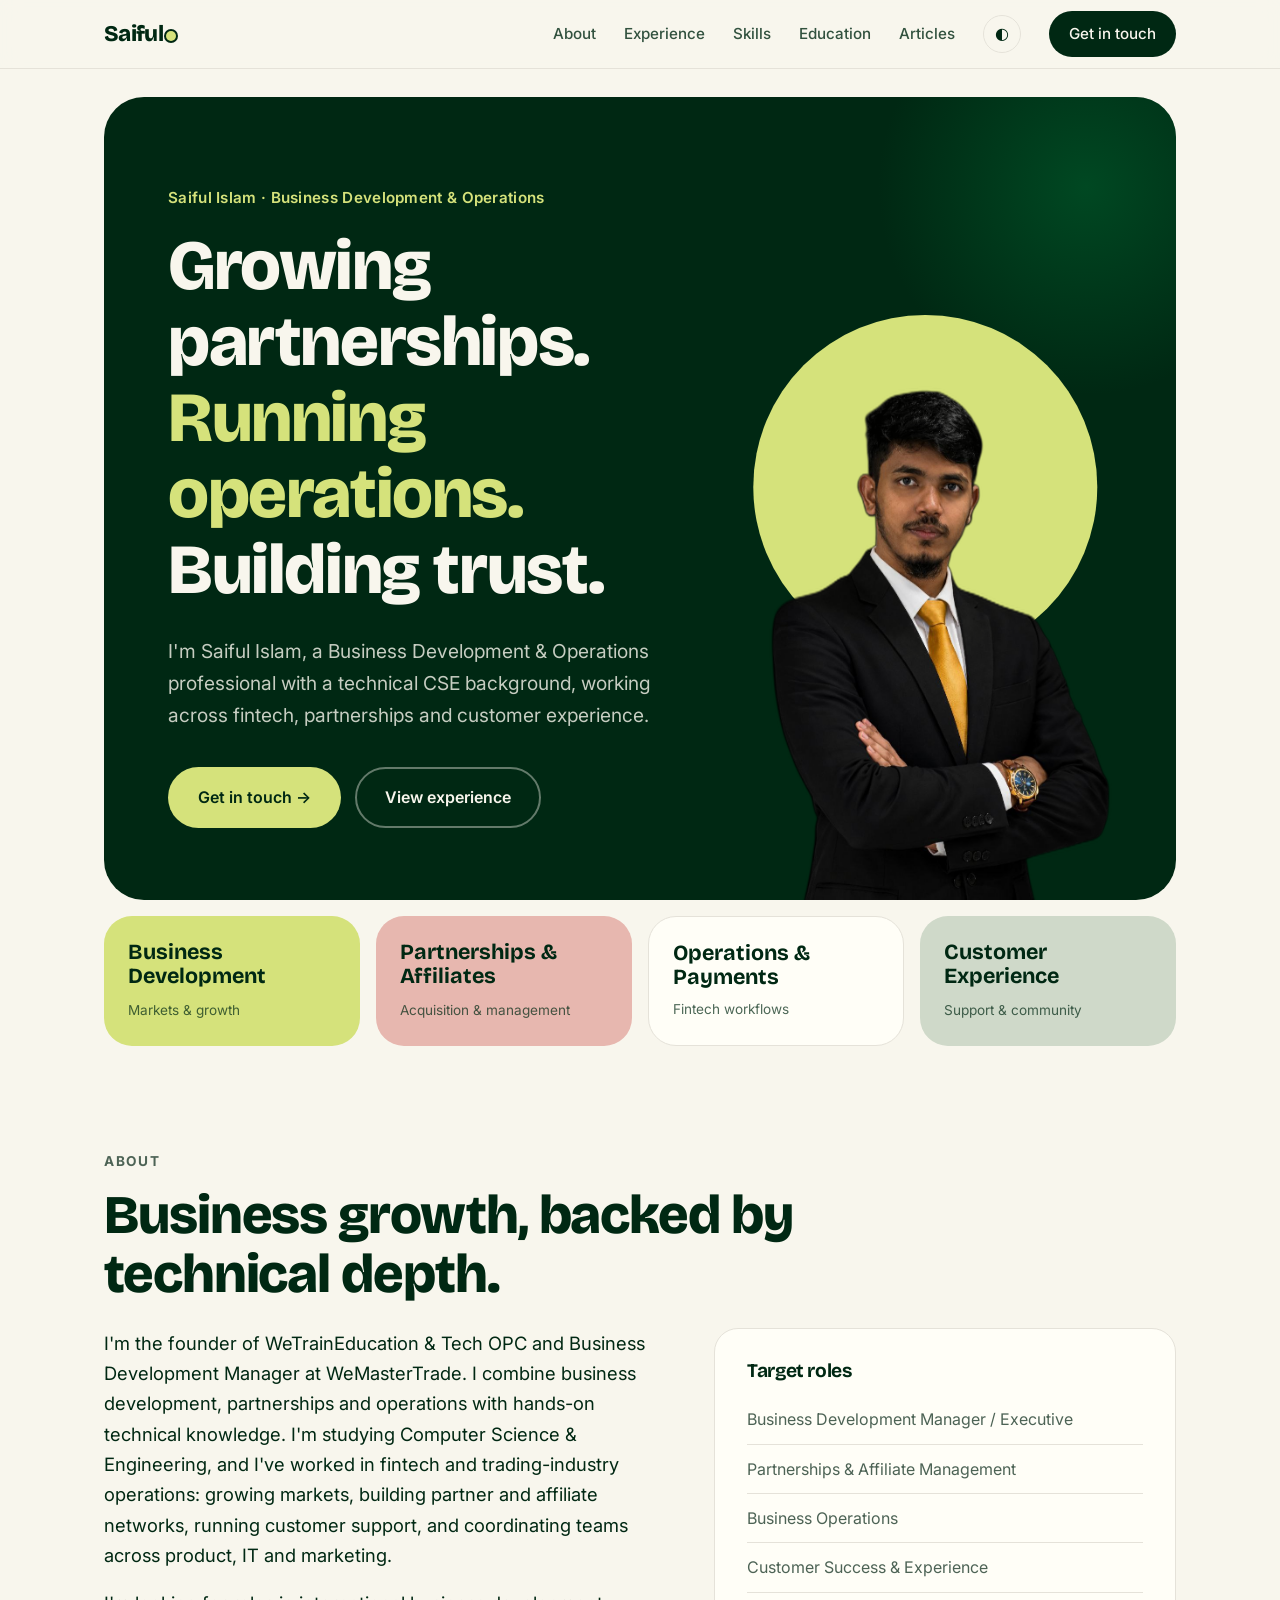
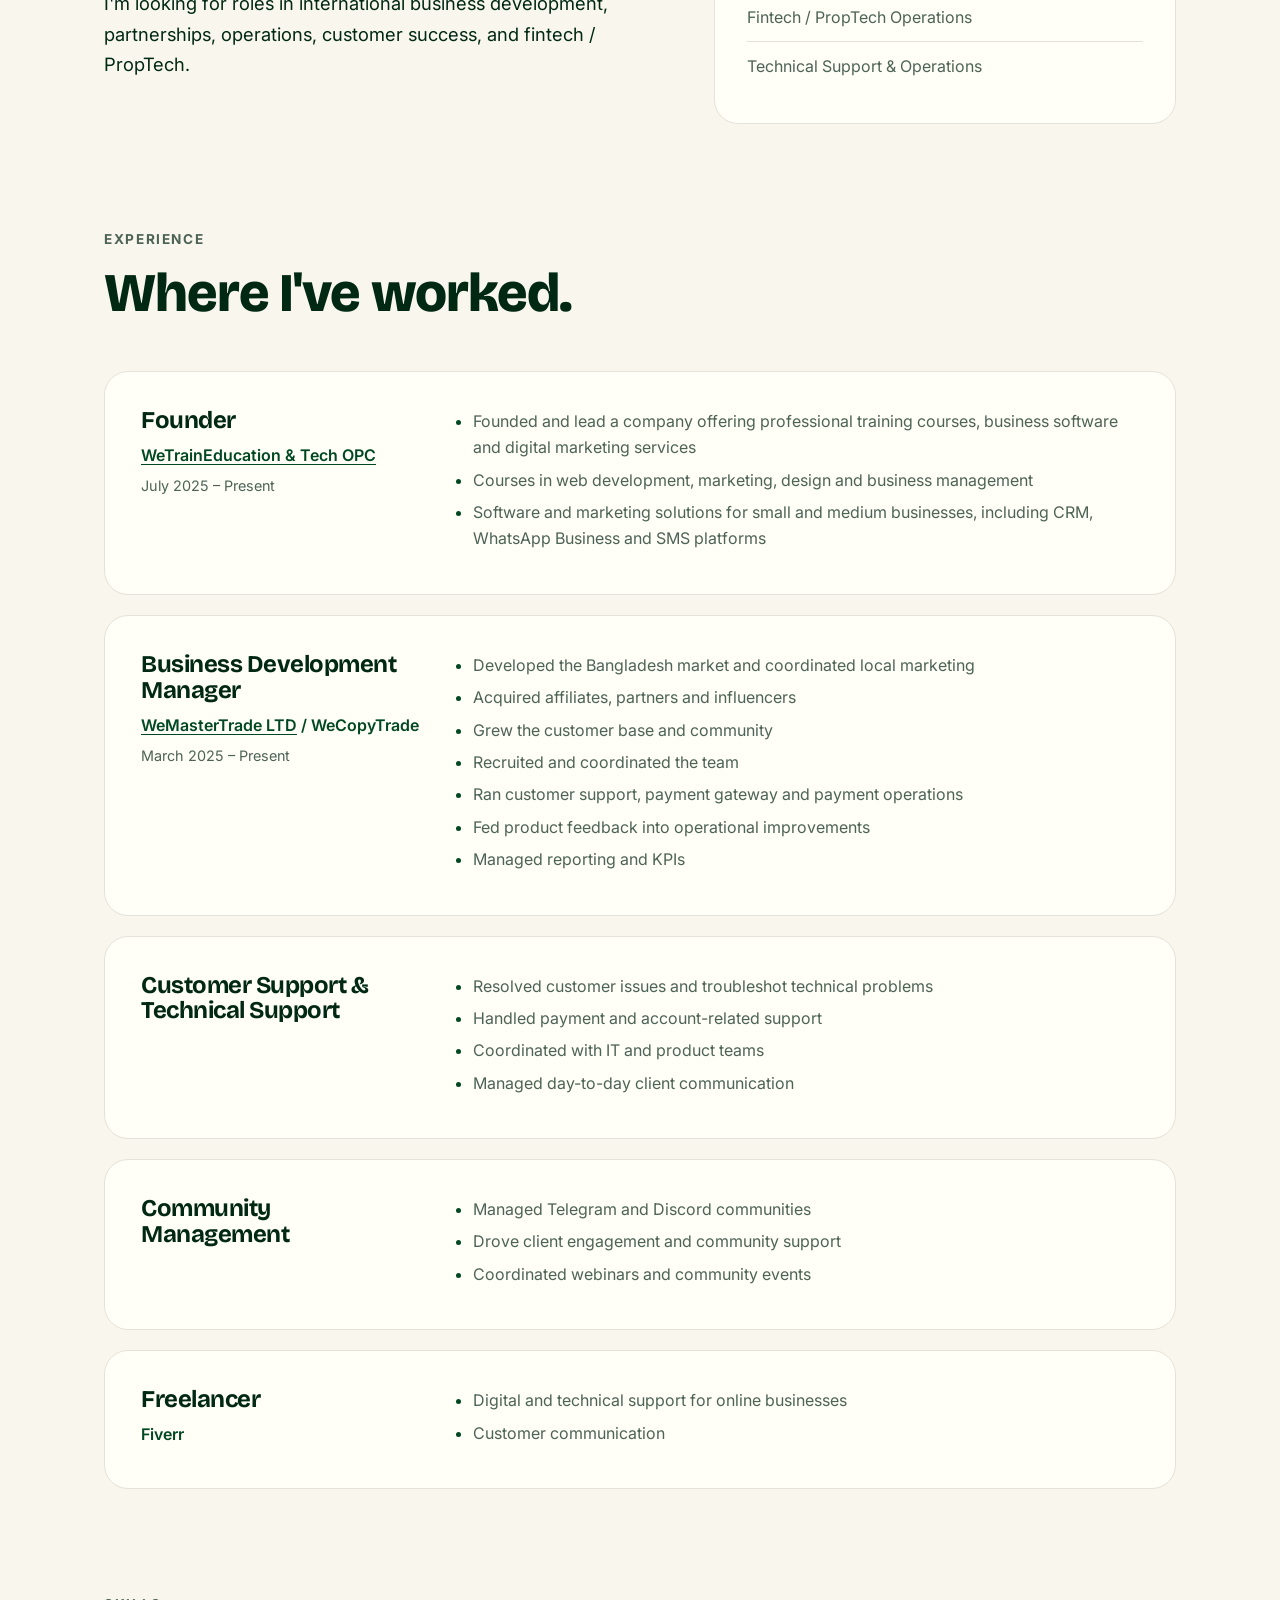
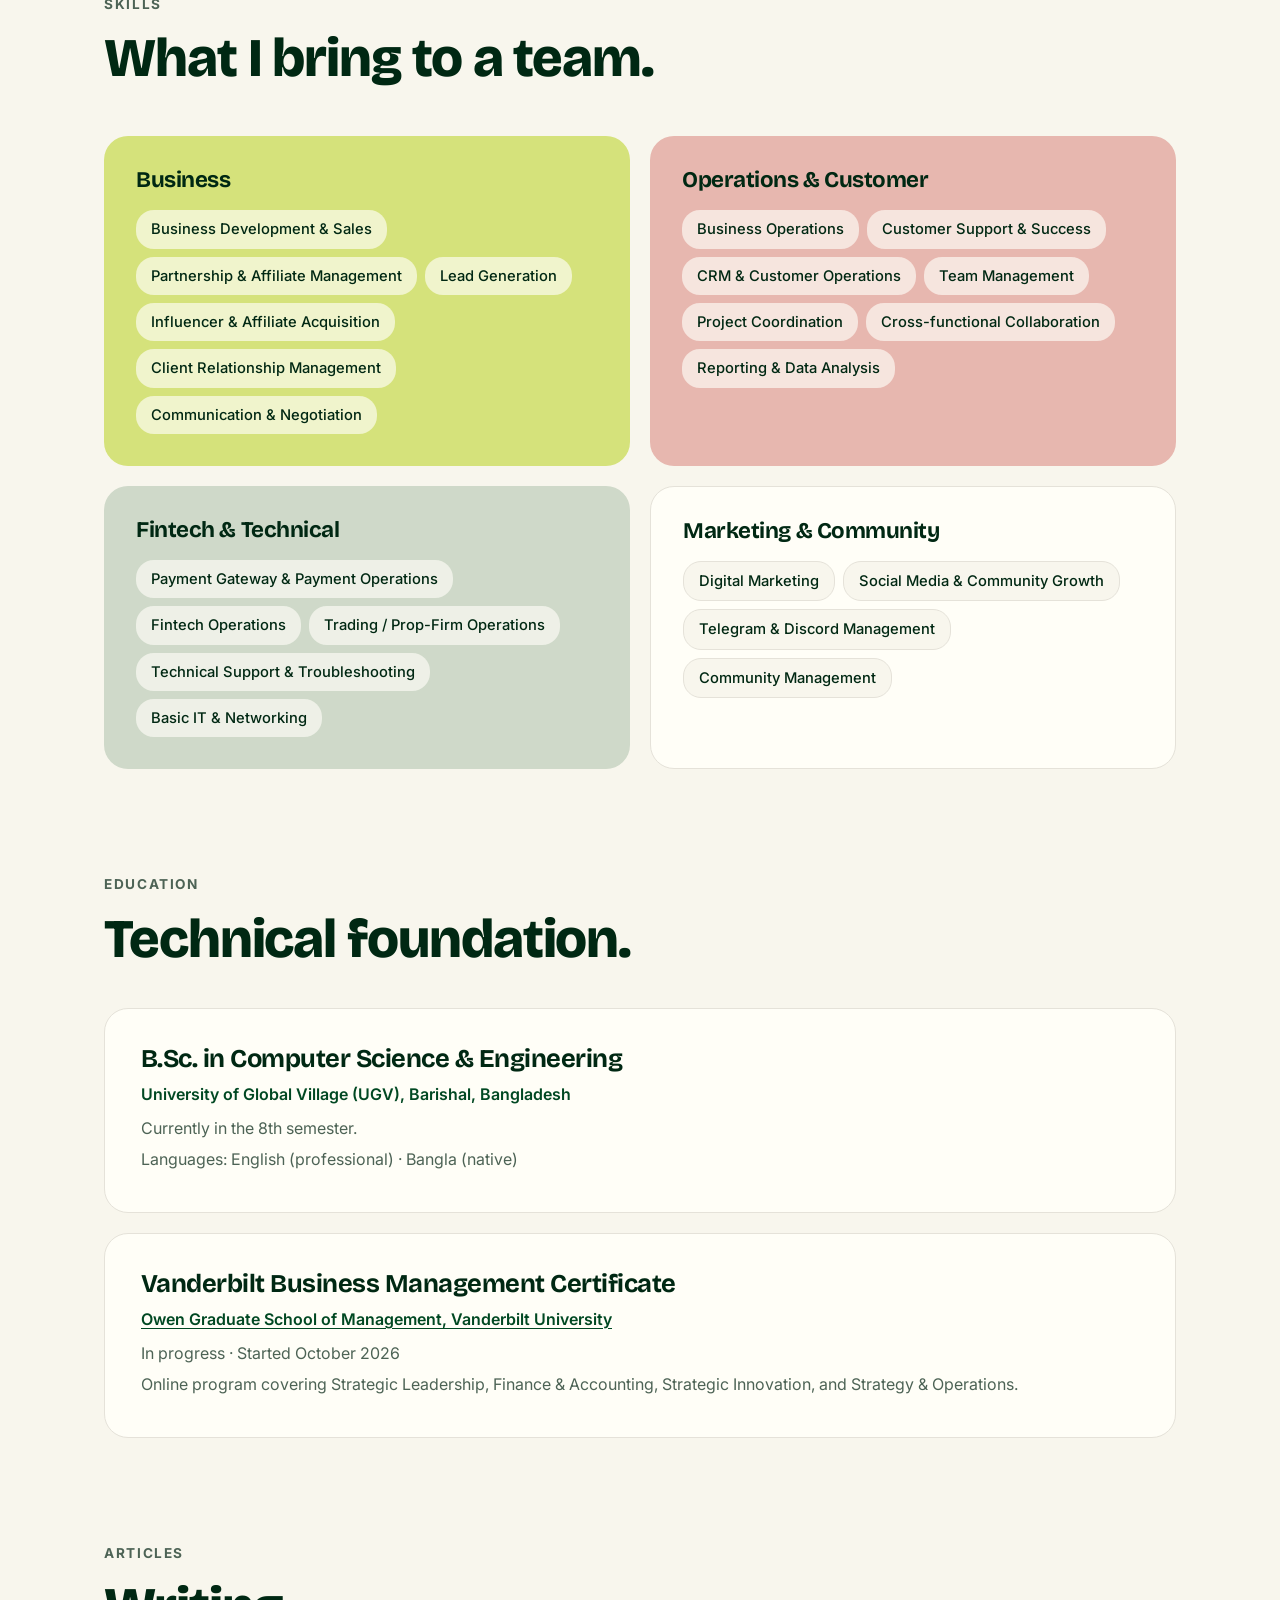
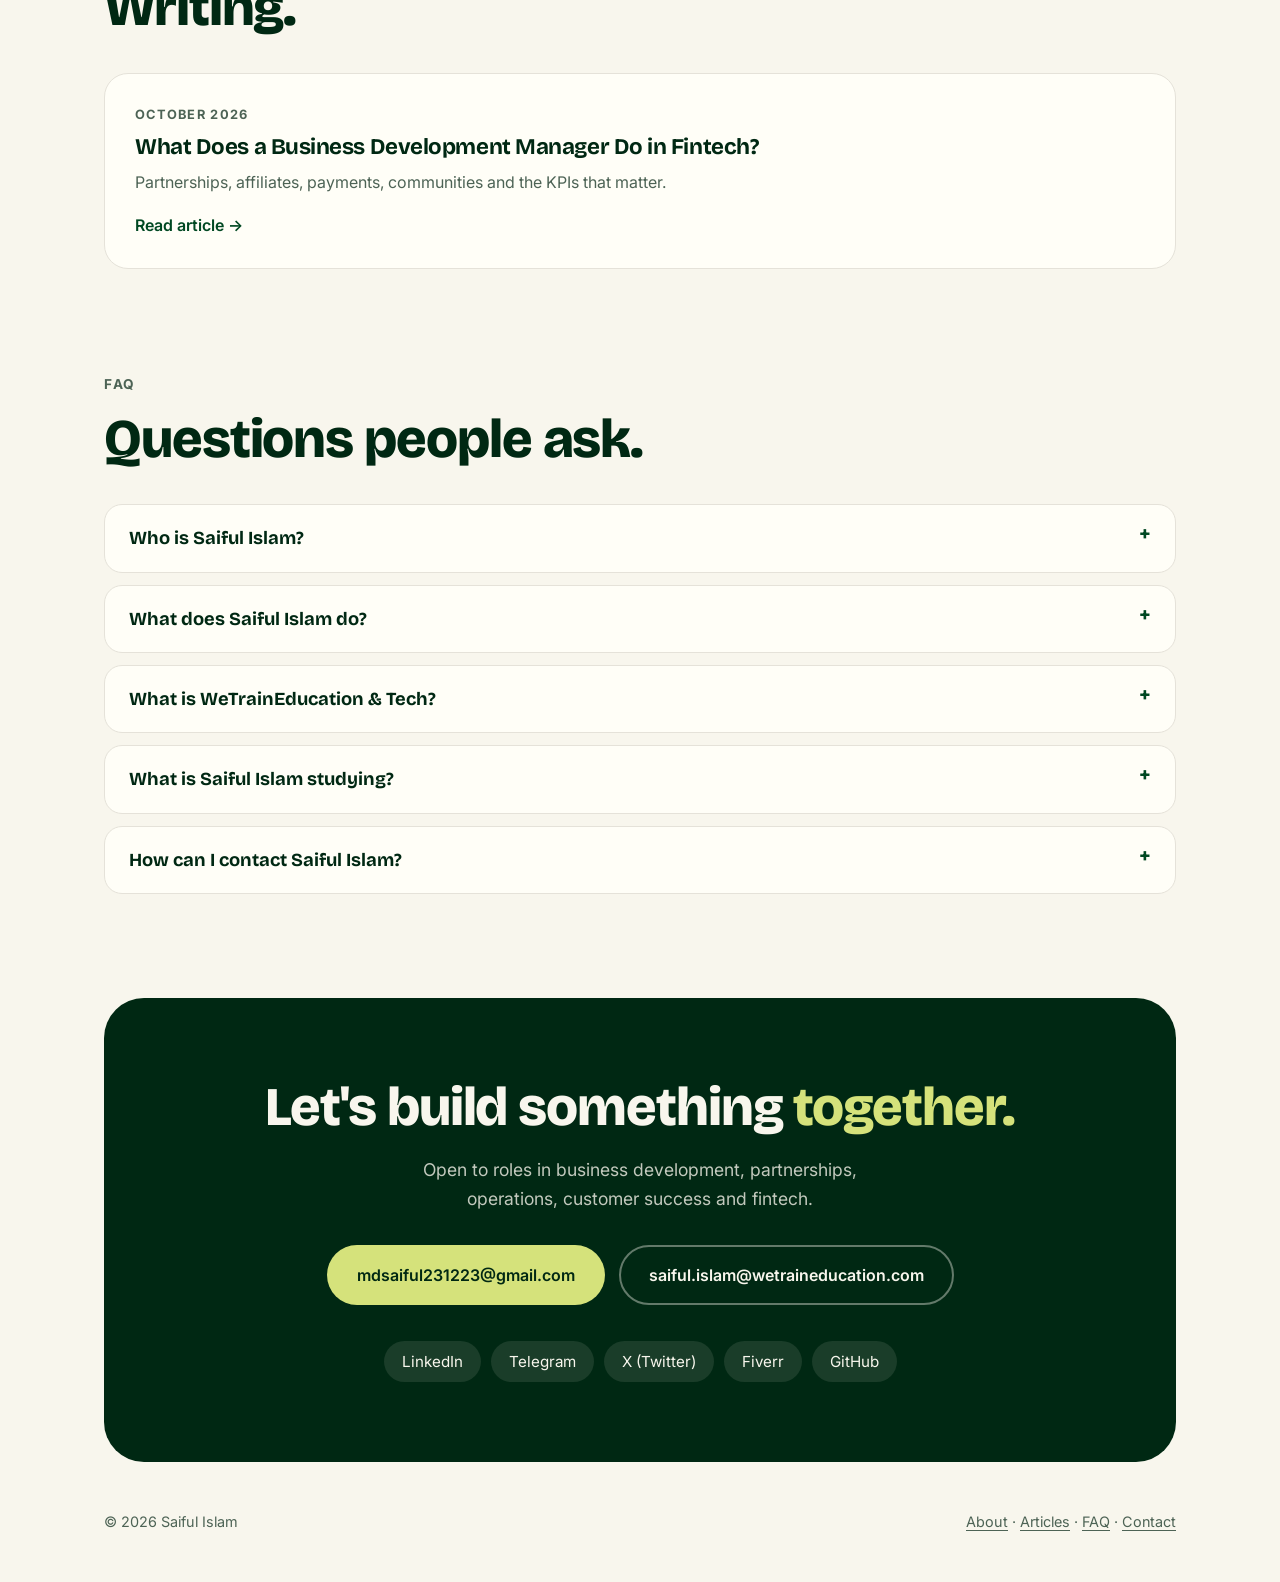
<file: index.html>
<!doctype html>
<html lang="en">
<head>
  <meta charset="utf-8">
  <meta name="viewport" content="width=device-width, initial-scale=1">
  <meta name="theme-color" content="#002813">
  <meta name="description" content="Saiful Islam (Md Saiful Islam) is a Business Development and Operations professional from Bangladesh: founder of WeTrainEducation &amp; Tech and Business Development Manager at WeMasterTrade. Partnerships, fintech and customer experience.">
  <meta name="author" content="Saiful Islam">
  <meta name="robots" content="index, follow, max-image-preview:large">
  <link rel="canonical" href="https://saifulislam.business/">
  <meta property="og:type" content="profile">
  <meta property="og:site_name" content="Saiful Islam">
  <meta property="og:title" content="Saiful Islam | Business Development &amp; Partnerships Manager">
  <meta property="og:description" content="Business Development &amp; Operations professional: partnerships, fintech and customer experience. Founder of WeTrainEducation &amp; Tech.">
  <meta property="og:url" content="https://saifulislam.business/">
  <meta property="og:image" content="https://saifulislam.business/images/saiful-islam-share-card.png">
  <meta property="og:image:width" content="1200">
  <meta property="og:image:height" content="630">
  <meta property="og:image:alt" content="Saiful Islam, Business Development and Operations professional">
  <meta property="profile:first_name" content="Saiful">
  <meta property="profile:last_name" content="Islam">
  <meta name="twitter:card" content="summary_large_image">
  <meta name="twitter:site" content="@saifulb410">
  <meta name="twitter:creator" content="@saifulb410">
  <meta name="twitter:title" content="Saiful Islam | Business Development &amp; Partnerships Manager">
  <meta name="twitter:description" content="Business Development &amp; Operations professional: partnerships, fintech and customer experience.">
  <meta name="twitter:image" content="https://saifulislam.business/images/saiful-islam-share-card.png">
  <script type="application/ld+json">
{
  "@context": "https://schema.org",
  "@graph": [
    {
      "@type": "WebSite",
      "@id": "https://saifulislam.business/#website",
      "url": "https://saifulislam.business/",
      "name": "Saiful Islam",
      "inLanguage": "en"
    },
    {
      "@type": "ProfilePage",
      "@id": "https://saifulislam.business/#profilepage",
      "url": "https://saifulislam.business/",
      "name": "Saiful Islam | Business Development & Partnerships Manager",
      "isPartOf": {
        "@id": "https://saifulislam.business/#website"
      },
      "about": {
        "@id": "https://saifulislam.business/#person"
      },
      "inLanguage": "en",
      "mainEntity": {
        "@id": "https://saifulislam.business/#person"
      },
      "primaryImageOfPage": {
        "@id": "https://saifulislam.business/#photo"
      },
      "dateModified": "2026-10-15"
    },
    {
      "@type": "ImageObject",
      "@id": "https://saifulislam.business/#photo",
      "url": "https://saifulislam.business/images/saiful-islam-profile-photo.jpg",
      "contentUrl": "https://saifulislam.business/images/saiful-islam-profile-photo.jpg",
      "width": 600,
      "height": 600,
      "caption": "Saiful Islam, Business Development Manager"
    },
    {
      "@type": "Person",
      "@id": "https://saifulislam.business/#person",
      "name": "Saiful Islam",
      "alternateName": [
        "Md Saiful Islam",
        "Md. Saiful Islam",
        "saifulb410"
      ],
      "url": "https://saifulislam.business/",
      "image": {
        "@id": "https://saifulislam.business/#photo"
      },
      "jobTitle": "Business Development Manager",
      "description": "Business Development & Operations professional with a technical CSE background, working across partnerships, fintech and customer experience.",
      "nationality": {
        "@type": "Country",
        "name": "Bangladesh"
      },
      "worksFor": {
        "@type": "Organization",
        "name": "WeMasterTrade LTD",
        "url": "https://wemastertrade.com/"
      },
      "alumniOf": {
        "@type": "CollegeOrUniversity",
        "name": "University of Global Village (UGV)",
        "address": {
          "@type": "PostalAddress",
          "addressLocality": "Barishal",
          "addressCountry": "BD"
        }
      },
      "knowsAbout": [
        "Business Development",
        "Partnership Management",
        "Affiliate Management",
        "Fintech Operations",
        "Customer Success",
        "Community Management",
        "Payment Operations",
        "Lead Generation"
      ],
      "sameAs": [
        "https://www.linkedin.com/in/md-saiful-islam-080304245/",
        "https://x.com/saifulb410",
        "https://www.fiverr.com/sellers/saifulb410",
        "https://github.com/saifulb410",
        "https://t.me/saifulb410"
      ],
      "hasOccupation": {
        "@type": "Occupation",
        "name": "Business Development Manager"
      }
    },
    {
      "@type": "Organization",
      "name": "WeTrainEducation & Tech OPC",
      "url": "https://www.wetraineducation.com/",
      "founder": {
        "@id": "https://saifulislam.business/#person"
      }
    },
    {
      "@type": "FAQPage",
      "mainEntity": [
        {
          "@type": "Question",
          "name": "Who is Saiful Islam?",
          "acceptedAnswer": {
            "@type": "Answer",
            "text": "Saiful Islam (Md Saiful Islam) is a Business Development and Operations professional from Bangladesh. He is the founder of WeTrainEducation & Tech OPC and the Business Development Manager at WeMasterTrade LTD."
          }
        },
        {
          "@type": "Question",
          "name": "What does Saiful Islam do?",
          "acceptedAnswer": {
            "@type": "Answer",
            "text": "He works on business development, partnerships and affiliate management, fintech and payment operations, customer support and community management. At WeMasterTrade he develops the Bangladesh market."
          }
        },
        {
          "@type": "Question",
          "name": "What is WeTrainEducation & Tech?",
          "acceptedAnswer": {
            "@type": "Answer",
            "text": "WeTrainEducation & Tech is a company founded by Saiful Islam in July 2025. It offers professional training courses and software and marketing services for small and medium businesses."
          }
        },
        {
          "@type": "Question",
          "name": "What is Saiful Islam studying?",
          "acceptedAnswer": {
            "@type": "Answer",
            "text": "He is studying Computer Science & Engineering at the University of Global Village (UGV) in Barishal, Bangladesh, and is in the 8th semester. He is also doing the Vanderbilt Business Management Certificate."
          }
        },
        {
          "@type": "Question",
          "name": "How can I contact Saiful Islam?",
          "acceptedAnswer": {
            "@type": "Answer",
            "text": "Email mdsaiful231223@gmail.com or saiful.islam@wetraineducation.com, or message him on LinkedIn, Telegram (@saifulb410) or X (@saifulb410)."
          }
        }
      ]
    }
  ]
}
  </script>
  <title>Saiful Islam | Business Development &amp; Partnerships Manager</title>
  <link rel="icon" href="favicon.svg" type="image/svg+xml">
  <link rel="icon" href="favicon-48.png" sizes="48x48" type="image/png">
  <link rel="apple-touch-icon" href="apple-touch-icon.png">
  <link rel="preconnect" href="https://fonts.googleapis.com">
  <link rel="preconnect" href="https://fonts.gstatic.com" crossorigin>
  <link href="https://fonts.googleapis.com/css2?family=Bricolage+Grotesque:opsz,wght@12..96,600;12..96,800&family=Inter:wght@400;500;600&display=swap" rel="stylesheet">
  <link rel="stylesheet" href="style.css">
</head>
<body>
  <header class="nav">
    <div class="wrap">
      <a class="logo" href="#home">Saiful<span></span></a>
      <button class="menu-btn" aria-label="Toggle menu" aria-expanded="false">☰</button>
      <nav id="menu">
        <a href="/about/">About</a>
        <a href="#experience">Experience</a>
        <a href="#skills">Skills</a>
        <a href="#education">Education</a>
        <a href="#articles">Articles</a>
        <button class="theme-btn" aria-label="Toggle theme">◐</button>
        <a class="nav-cta" href="#contact">Get in touch</a>
      </nav>
    </div>
  </header>

  <main>
    <section id="home" class="hero">
      <div class="wrap">
        <div class="hero-panel">
          <div class="hero-text">
            <p class="hero-name">Saiful Islam · Business Development &amp; Operations</p>
            <h1>Growing partnerships. <em>Running operations.</em> Building trust.</h1>
            <p class="lead">I'm Saiful Islam, a Business Development &amp; Operations professional with a technical CSE background, working across fintech, partnerships and customer experience.</p>
            <div class="cta">
              <a class="btn lime" href="#contact">Get in touch →</a>
              <a class="btn ghost" href="#experience">View experience</a>
            </div>
          </div>
          <div class="cutout-wrap"><span class="cutout-circle"></span><img class="hero-photo cutout" src="images/saiful-islam-business-development-manager.png" alt="Saiful Islam, Business Development Manager and founder of WeTrainEducation &amp; Tech" width="853" height="1280"></div>
        </div>
        <div class="focus-row">
          <div class="focus f1"><strong>Business Development</strong><span>Markets &amp; growth</span></div>
          <div class="focus f2"><strong>Partnerships &amp; Affiliates</strong><span>Acquisition &amp; management</span></div>
          <div class="focus f3"><strong>Operations &amp; Payments</strong><span>Fintech workflows</span></div>
          <div class="focus f4"><strong>Customer Experience</strong><span>Support &amp; community</span></div>
        </div>
      </div>
    </section>

    <section id="about">
      <div class="wrap">
        <p class="eyebrow">About</p>
        <h2>Business growth, backed by technical depth.</h2>
        <div class="about-grid">
          <div>
            <p>
              I'm the founder of WeTrainEducation &amp; Tech OPC and Business Development Manager at WeMasterTrade.
              I combine business development, partnerships and operations with hands-on technical knowledge.
              I'm studying Computer Science &amp; Engineering, and I've worked in fintech and trading-industry
              operations: growing markets, building partner and affiliate networks, running customer support,
              and coordinating teams across product, IT and marketing.
            </p>
            <p>
              I'm looking for roles in international business development, partnerships, operations,
              customer success, and fintech / PropTech.
            </p>
          </div>
          <aside class="about-card">
            <h3>Target roles</h3>
            <ul>
              <li>Business Development Manager / Executive</li>
              <li>Partnerships &amp; Affiliate Management</li>
              <li>Business Operations</li>
              <li>Customer Success &amp; Experience</li>
              <li>Fintech / PropTech Operations</li>
              <li>Technical Support &amp; Operations</li>
            </ul>
          </aside>
        </div>
      </div>
    </section>

    <section id="experience">
      <div class="wrap">
        <p class="eyebrow">Experience</p>
        <h2>Where I've worked.</h2>
        <div class="timeline">
          <article class="job">
            <div>
              <h3>Founder</h3>
              <p class="org"><a href="https://www.wetraineducation.com/" target="_blank" rel="noopener">WeTrainEducation &amp; Tech OPC</a></p>
              <p class="date">July 2025 – Present</p>
            </div>
            <ul>
              <li>Founded and lead a company offering professional training courses, business software and digital marketing services</li>
              <li>Courses in web development, marketing, design and business management</li>
              <li>Software and marketing solutions for small and medium businesses, including CRM, WhatsApp Business and SMS platforms</li>
            </ul>
          </article>

          <article class="job">
            <div>
              <h3>Business Development Manager</h3>
              <p class="org"><a href="https://wemastertrade.com/" target="_blank" rel="noopener">WeMasterTrade LTD</a> / WeCopyTrade</p>
              <p class="date">March 2025 – Present</p>
            </div>
            <ul>
              <li>Developed the Bangladesh market and coordinated local marketing</li>
              <li>Acquired affiliates, partners and influencers</li>
              <li>Grew the customer base and community</li>
              <li>Recruited and coordinated the team</li>
              <li>Ran customer support, payment gateway and payment operations</li>
              <li>Fed product feedback into operational improvements</li>
              <li>Managed reporting and KPIs</li>
            </ul>
          </article>

          <article class="job">
            <div><h3>Customer Support &amp; Technical Support</h3></div>
            <ul>
              <li>Resolved customer issues and troubleshot technical problems</li>
              <li>Handled payment and account-related support</li>
              <li>Coordinated with IT and product teams</li>
              <li>Managed day-to-day client communication</li>
            </ul>
          </article>

          <article class="job">
            <div><h3>Community Management</h3></div>
            <ul>
              <li>Managed Telegram and Discord communities</li>
              <li>Drove client engagement and community support</li>
              <li>Coordinated webinars and community events</li>
            </ul>
          </article>

          <article class="job">
            <div>
              <h3>Freelancer</h3>
              <p class="org">Fiverr</p>
            </div>
            <ul>
              <li>Digital and technical support for online businesses</li>
              <li>Customer communication</li>
            </ul>
          </article>
        </div>
      </div>
    </section>

    <section id="skills">
      <div class="wrap">
        <p class="eyebrow">Skills</p>
        <h2>What I bring to a team.</h2>
        <div class="skill-grid">
          <div class="skill-box">
            <h3>Business</h3>
            <ul class="chips">
              <li>Business Development &amp; Sales</li>
              <li>Partnership &amp; Affiliate Management</li>
              <li>Lead Generation</li>
              <li>Influencer &amp; Affiliate Acquisition</li>
              <li>Client Relationship Management</li>
              <li>Communication &amp; Negotiation</li>
            </ul>
          </div>
          <div class="skill-box">
            <h3>Operations &amp; Customer</h3>
            <ul class="chips">
              <li>Business Operations</li>
              <li>Customer Support &amp; Success</li>
              <li>CRM &amp; Customer Operations</li>
              <li>Team Management</li>
              <li>Project Coordination</li>
              <li>Cross-functional Collaboration</li>
              <li>Reporting &amp; Data Analysis</li>
            </ul>
          </div>
          <div class="skill-box">
            <h3>Fintech &amp; Technical</h3>
            <ul class="chips">
              <li>Payment Gateway &amp; Payment Operations</li>
              <li>Fintech Operations</li>
              <li>Trading / Prop-Firm Operations</li>
              <li>Technical Support &amp; Troubleshooting</li>
              <li>Basic IT &amp; Networking</li>
            </ul>
          </div>
          <div class="skill-box">
            <h3>Marketing &amp; Community</h3>
            <ul class="chips">
              <li>Digital Marketing</li>
              <li>Social Media &amp; Community Growth</li>
              <li>Telegram &amp; Discord Management</li>
              <li>Community Management</li>
            </ul>
          </div>
        </div>
      </div>
    </section>

    <section id="education">
      <div class="wrap">
        <p class="eyebrow">Education</p>
        <h2>Technical foundation.</h2>
        <div class="edu">
          <h3>B.Sc. in Computer Science &amp; Engineering</h3>
          <p class="org">University of Global Village (UGV), Barishal, Bangladesh</p>
          <p>Currently in the 8th semester.</p>
          <p>Languages: English (professional) · Bangla (native)</p>
        </div>
        <div class="edu">
          <h3>Vanderbilt Business Management Certificate</h3>
          <p class="org"><a href="https://business.vanderbilt.edu/business-management-certificate/" target="_blank" rel="noopener">Owen Graduate School of Management, Vanderbilt University</a></p>
          <p>In progress · Started October 2026</p>
          <p>Online program covering Strategic Leadership, Finance &amp; Accounting, Strategic Innovation, and Strategy &amp; Operations.</p>
        </div>
      </div>
    </section>

    <section id="articles">
      <div class="wrap">
        <p class="eyebrow">Articles</p>
        <h2>Writing.</h2>
        <div class="article-list">
          <a class="article-card" href="/articles/what-does-a-business-development-manager-do-in-fintech/">
            <span class="tag">October 2026</span>
            <h3>What Does a Business Development Manager Do in Fintech?</h3>
            <p>Partnerships, affiliates, payments, communities and the KPIs that matter.</p>
            <span class="more">Read article →</span>
          </a>
        </div>
      </div>
    </section>

    <section id="faq">
      <div class="wrap">
        <p class="eyebrow">FAQ</p>
        <h2>Questions people ask.</h2>
        <div class="faq">
          <details><summary>Who is Saiful Islam?</summary><p>Saiful Islam (Md Saiful Islam) is a Business Development and Operations professional from Bangladesh. He is the founder of WeTrainEducation &amp; Tech OPC and the Business Development Manager at WeMasterTrade LTD.</p></details>
          <details><summary>What does Saiful Islam do?</summary><p>He works on business development, partnerships and affiliate management, fintech and payment operations, customer support and community management. At WeMasterTrade he develops the Bangladesh market.</p></details>
          <details><summary>What is WeTrainEducation &amp; Tech?</summary><p>WeTrainEducation &amp; Tech is a company founded by Saiful Islam in July 2025. It offers professional training courses and software and marketing services for small and medium businesses.</p></details>
          <details><summary>What is Saiful Islam studying?</summary><p>He is studying Computer Science &amp; Engineering at the University of Global Village (UGV) in Barishal, Bangladesh, and is in the 8th semester. He is also doing the Vanderbilt Business Management Certificate.</p></details>
          <details><summary>How can I contact Saiful Islam?</summary><p>Email mdsaiful231223@gmail.com or saiful.islam@wetraineducation.com, or message him on LinkedIn, Telegram (@saifulb410) or X (@saifulb410).</p></details>
        </div>
      </div>
    </section>

    <section id="contact">
      <div class="wrap">
        <div class="contact-panel">
          <h2>Let's build something <em>together.</em></h2>
          <p>Open to roles in business development, partnerships, operations, customer success and fintech.</p>
          <div class="cta">
            <a class="btn lime" href="mailto:mdsaiful231223@gmail.com">mdsaiful231223@<wbr>gmail.com</a>
            <a class="btn ghost" href="mailto:saiful.islam@wetraineducation.com">saiful.islam@<wbr>wetraineducation.com</a>
          </div>
          <ul class="social-links">
            <li><a href="https://www.linkedin.com/in/md-saiful-islam-080304245/" target="_blank" rel="me noopener">LinkedIn</a></li>
            <li><a href="https://t.me/saifulb410" target="_blank" rel="me noopener">Telegram</a></li>
            <li><a href="https://x.com/saifulb410" target="_blank" rel="me noopener">X (Twitter)</a></li>
            <li><a href="https://www.fiverr.com/sellers/saifulb410" target="_blank" rel="me noopener">Fiverr</a></li>
            <li><a href="https://github.com/saifulb410" target="_blank" rel="me noopener">GitHub</a></li>
          </ul>
        </div>
      </div>
    </section>
  </main>

  <footer>
    <div class="wrap">
      <span>© <span id="year"></span> Saiful Islam</span>
      <span><a href="/about/">About</a> · <a href="#articles">Articles</a> · <a href="#faq">FAQ</a> · <a href="#contact">Contact</a></span>
    </div>
  </footer>
  <script src="script.js"></script>
</body>
</html>
</file>
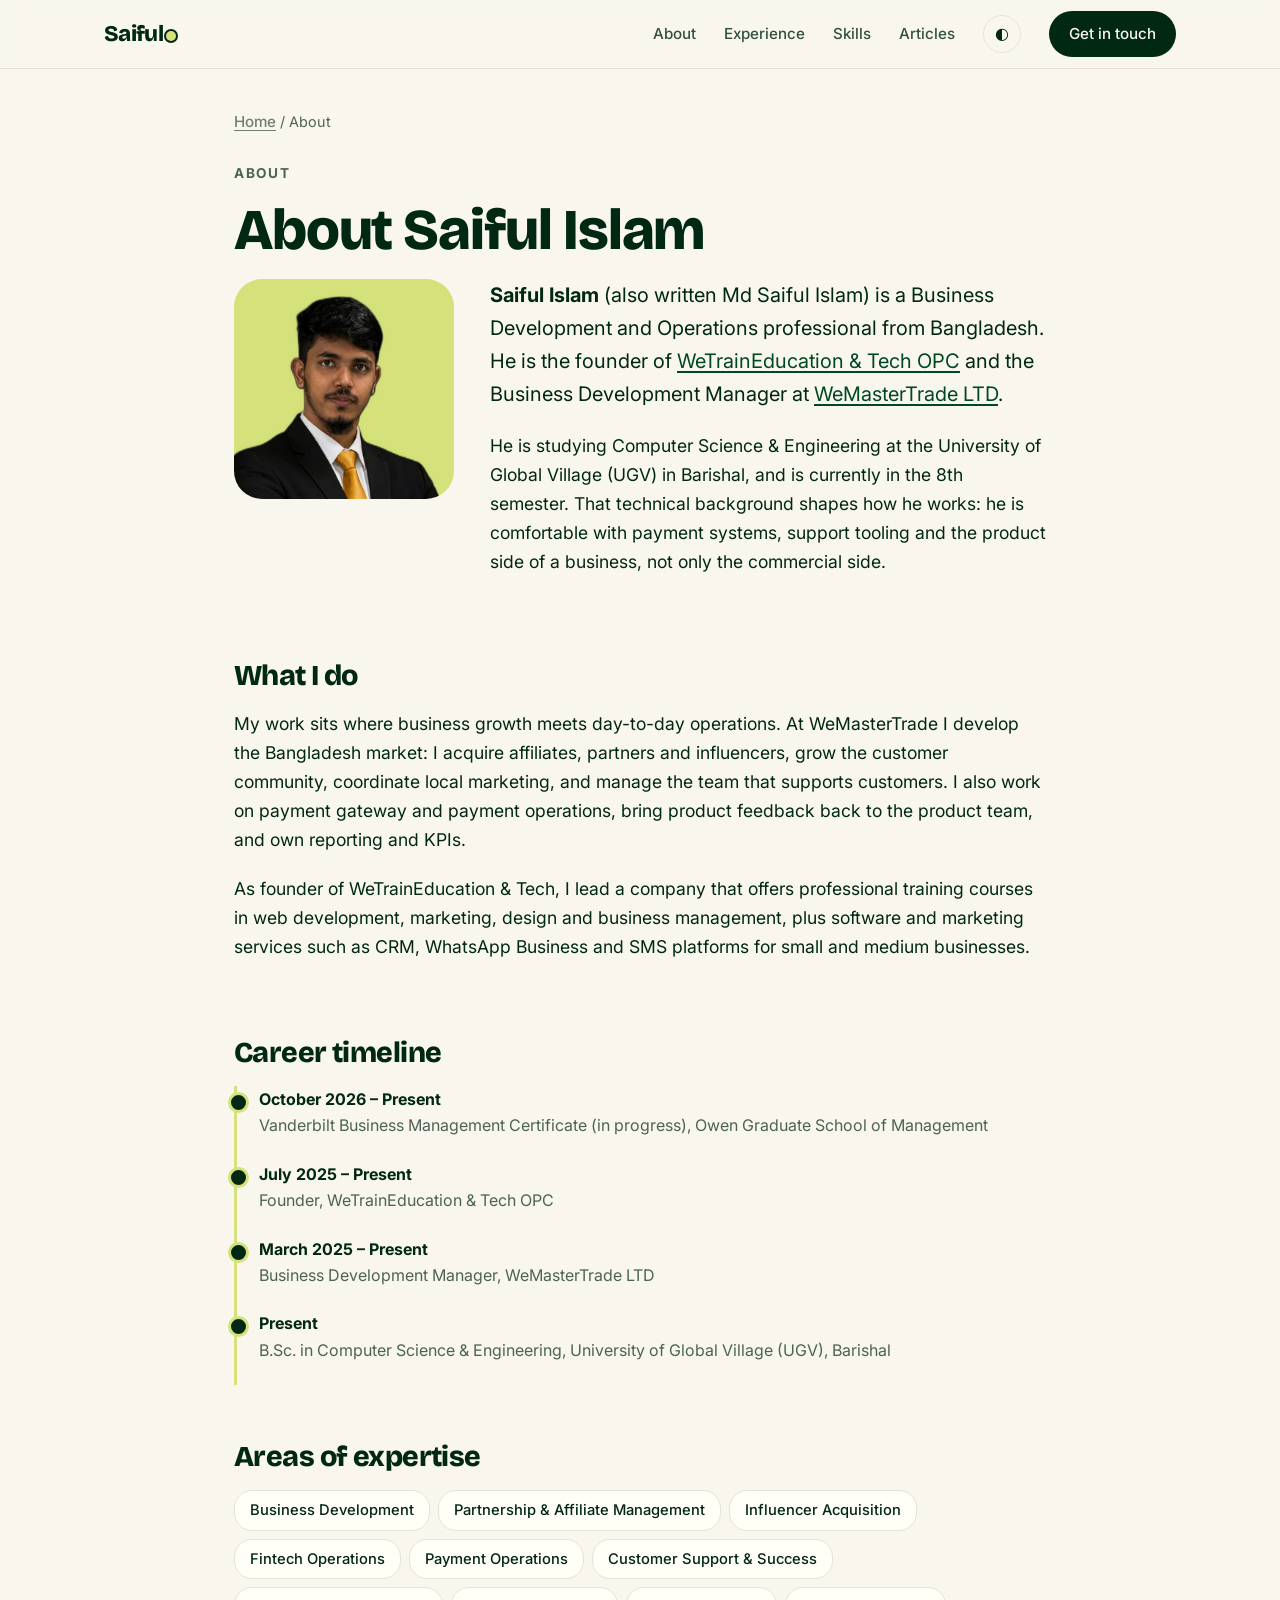
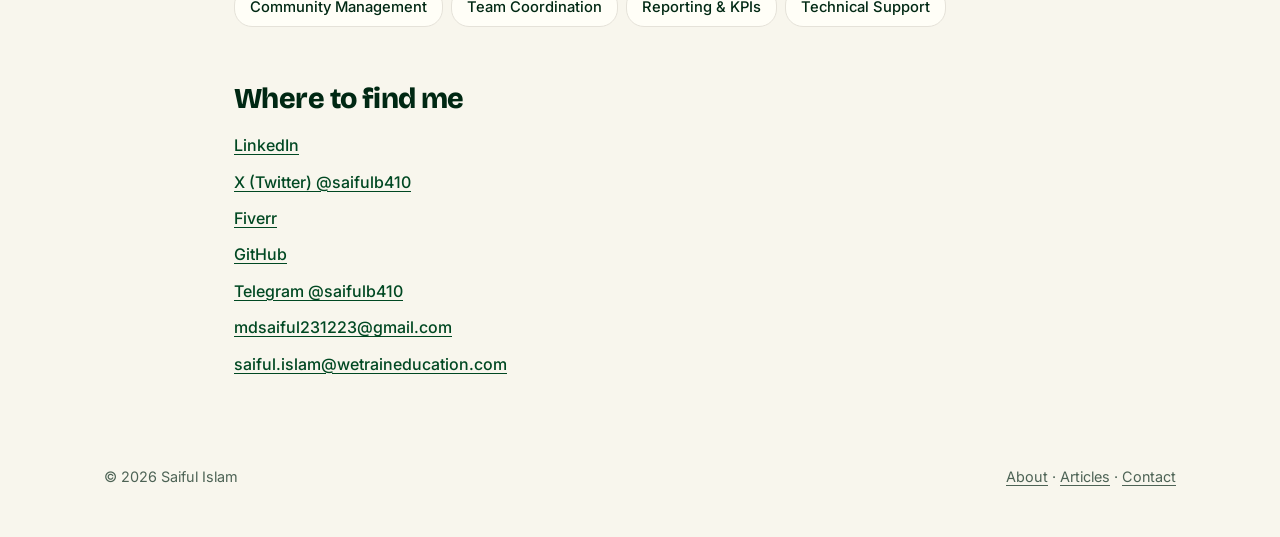
<file: about/index.html>
<!doctype html>
<html lang="en">
<head>
  <meta charset="utf-8">
  <meta name="viewport" content="width=device-width, initial-scale=1">
  <meta name="theme-color" content="#002813">
  <title>About Saiful Islam | Business Development Manager &amp; Founder, WeTrainEducation</title>
  <meta name="description" content="Saiful Islam (Md Saiful Islam) is a Business Development and Operations professional from Bangladesh, founder of WeTrainEducation &amp; Tech and Business Development Manager at WeMasterTrade.">
  <meta name="author" content="Saiful Islam">
  <meta name="robots" content="index, follow, max-image-preview:large">
  <link rel="canonical" href="https://saifulislam.business/about/">
  <meta property="og:type" content="website">
  <meta property="og:site_name" content="Saiful Islam">
  <meta property="og:title" content="About Saiful Islam | Business Development Manager &amp; Founder, WeTrainEducation">
  <meta property="og:description" content="Saiful Islam (Md Saiful Islam) is a Business Development and Operations professional from Bangladesh, founder of WeTrainEducation &amp; Tech and Business Development Manager at WeMasterTrade.">
  <meta property="og:url" content="https://saifulislam.business/about/">
  <meta property="og:image" content="https://saifulislam.business/images/saiful-islam-share-card.png">
  <meta name="twitter:card" content="summary_large_image">
  <meta name="twitter:site" content="@saifulb410">
  <meta name="twitter:title" content="About Saiful Islam | Business Development Manager &amp; Founder, WeTrainEducation">
  <meta name="twitter:description" content="Saiful Islam (Md Saiful Islam) is a Business Development and Operations professional from Bangladesh, founder of WeTrainEducation &amp; Tech and Business Development Manager at WeMasterTrade.">
  <meta name="twitter:image" content="https://saifulislam.business/images/saiful-islam-share-card.png">
  <link rel="icon" href="/favicon.svg" type="image/svg+xml">
  <link rel="icon" href="/favicon-48.png" sizes="48x48" type="image/png">
  <link rel="apple-touch-icon" href="/apple-touch-icon.png">
  <link rel="preconnect" href="https://fonts.googleapis.com">
  <link rel="preconnect" href="https://fonts.gstatic.com" crossorigin>
  <link href="https://fonts.googleapis.com/css2?family=Bricolage+Grotesque:opsz,wght@12..96,600;12..96,800&family=Inter:wght@400;500;600&display=swap" rel="stylesheet">
  <link rel="stylesheet" href="/style.css">
  <script type="application/ld+json">
{
  "@context": "https://schema.org",
  "@graph": [
    {
      "@type": "AboutPage",
      "@id": "https://saifulislam.business/about/#page",
      "url": "https://saifulislam.business/about/",
      "name": "About Saiful Islam",
      "isPartOf": {
        "@id": "https://saifulislam.business/#website"
      },
      "about": {
        "@id": "https://saifulislam.business/#person"
      },
      "mainEntity": {
        "@id": "https://saifulislam.business/#person"
      },
      "inLanguage": "en"
    },
    {
      "@type": "BreadcrumbList",
      "itemListElement": [
        {
          "@type": "ListItem",
          "position": 1,
          "name": "Home",
          "item": "https://saifulislam.business/"
        },
        {
          "@type": "ListItem",
          "position": 2,
          "name": "About",
          "item": "https://saifulislam.business/about/"
        }
      ]
    }
  ]
}
  </script>
</head>
<body>
  <header class="nav">
    <div class="wrap">
      <a class="logo" href="/">Saiful<span></span></a>
      <button class="menu-btn" aria-label="Toggle menu" aria-expanded="false">☰</button>
      <nav id="menu">
        <a href="/about/">About</a>
        <a href="/#experience">Experience</a>
        <a href="/#skills">Skills</a>
        <a href="/#articles">Articles</a>
        <button class="theme-btn" aria-label="Toggle theme">◐</button>
        <a class="nav-cta" href="/#contact">Get in touch</a>
      </nav>
    </div>
  </header>
  <main class="wrap page">
    <nav class="crumbs" aria-label="Breadcrumb"><a href="/">Home</a> / About</nav>
    <p class="eyebrow">About</p>
    <h1 class="page-title">About Saiful Islam</h1>
    <div class="about-hero">
      <img class="about-photo" src="/images/saiful-islam-profile-photo.jpg" alt="Saiful Islam, Business Development Manager" width="600" height="600">
      <div class="prose">
        <p class="lead-dark"><strong>Saiful Islam</strong> (also written Md Saiful Islam) is a Business Development and Operations professional from Bangladesh. He is the founder of <a href="https://www.wetraineducation.com/" target="_blank" rel="noopener">WeTrainEducation &amp; Tech OPC</a> and the Business Development Manager at <a href="https://wemastertrade.com/" target="_blank" rel="noopener">WeMasterTrade LTD</a>.</p>
        <p>He is studying Computer Science &amp; Engineering at the University of Global Village (UGV) in Barishal, and is currently in the 8th semester. That technical background shapes how he works: he is comfortable with payment systems, support tooling and the product side of a business, not only the commercial side.</p>
      </div>
    </div>

    <section class="block">
      <h2>What I do</h2>
      <div class="prose">
        <p>My work sits where business growth meets day-to-day operations. At WeMasterTrade I develop the Bangladesh market: I acquire affiliates, partners and influencers, grow the customer community, coordinate local marketing, and manage the team that supports customers. I also work on payment gateway and payment operations, bring product feedback back to the product team, and own reporting and KPIs.</p>
        <p>As founder of WeTrainEducation &amp; Tech, I lead a company that offers professional training courses in web development, marketing, design and business management, plus software and marketing services such as CRM, WhatsApp Business and SMS platforms for small and medium businesses.</p>
      </div>
    </section>

    <section class="block">
      <h2>Career timeline</h2>
      <ul class="timeline-list">
        <li><strong>October 2026 – Present</strong><span>Vanderbilt Business Management Certificate (in progress), Owen Graduate School of Management</span></li>
        <li><strong>July 2025 – Present</strong><span>Founder, WeTrainEducation &amp; Tech OPC</span></li>
        <li><strong>March 2025 – Present</strong><span>Business Development Manager, WeMasterTrade LTD</span></li>
        <li><strong>Present</strong><span>B.Sc. in Computer Science &amp; Engineering, University of Global Village (UGV), Barishal</span></li>
      </ul>
    </section>

    <section class="block">
      <h2>Areas of expertise</h2>
      <ul class="chips plain">
        <li>Business Development</li><li>Partnership &amp; Affiliate Management</li><li>Influencer Acquisition</li>
        <li>Fintech Operations</li><li>Payment Operations</li><li>Customer Support &amp; Success</li>
        <li>Community Management</li><li>Team Coordination</li><li>Reporting &amp; KPIs</li><li>Technical Support</li>
      </ul>
    </section>

    <section class="block">
      <h2>Where to find me</h2>
      <ul class="link-list">
        <li><a href="https://www.linkedin.com/in/md-saiful-islam-080304245/" target="_blank" rel="me noopener">LinkedIn</a></li>
        <li><a href="https://x.com/saifulb410" target="_blank" rel="me noopener">X (Twitter) @saifulb410</a></li>
        <li><a href="https://www.fiverr.com/sellers/saifulb410" target="_blank" rel="me noopener">Fiverr</a></li>
        <li><a href="https://github.com/saifulb410" target="_blank" rel="me noopener">GitHub</a></li>
        <li><a href="https://t.me/saifulb410" target="_blank" rel="me noopener">Telegram @saifulb410</a></li>
        <li><a href="mailto:mdsaiful231223@gmail.com">mdsaiful231223@gmail.com</a></li>
        <li><a href="mailto:saiful.islam@wetraineducation.com">saiful.islam@wetraineducation.com</a></li>
      </ul>
    </section>
  </main>
  <footer>
    <div class="wrap">
      <span>© <span id="year"></span> Saiful Islam</span>
      <span><a href="/about/">About</a> · <a href="/#articles">Articles</a> · <a href="/#contact">Contact</a></span>
    </div>
  </footer>
  <script src="/script.js"></script>
</body>
</html>
</file>
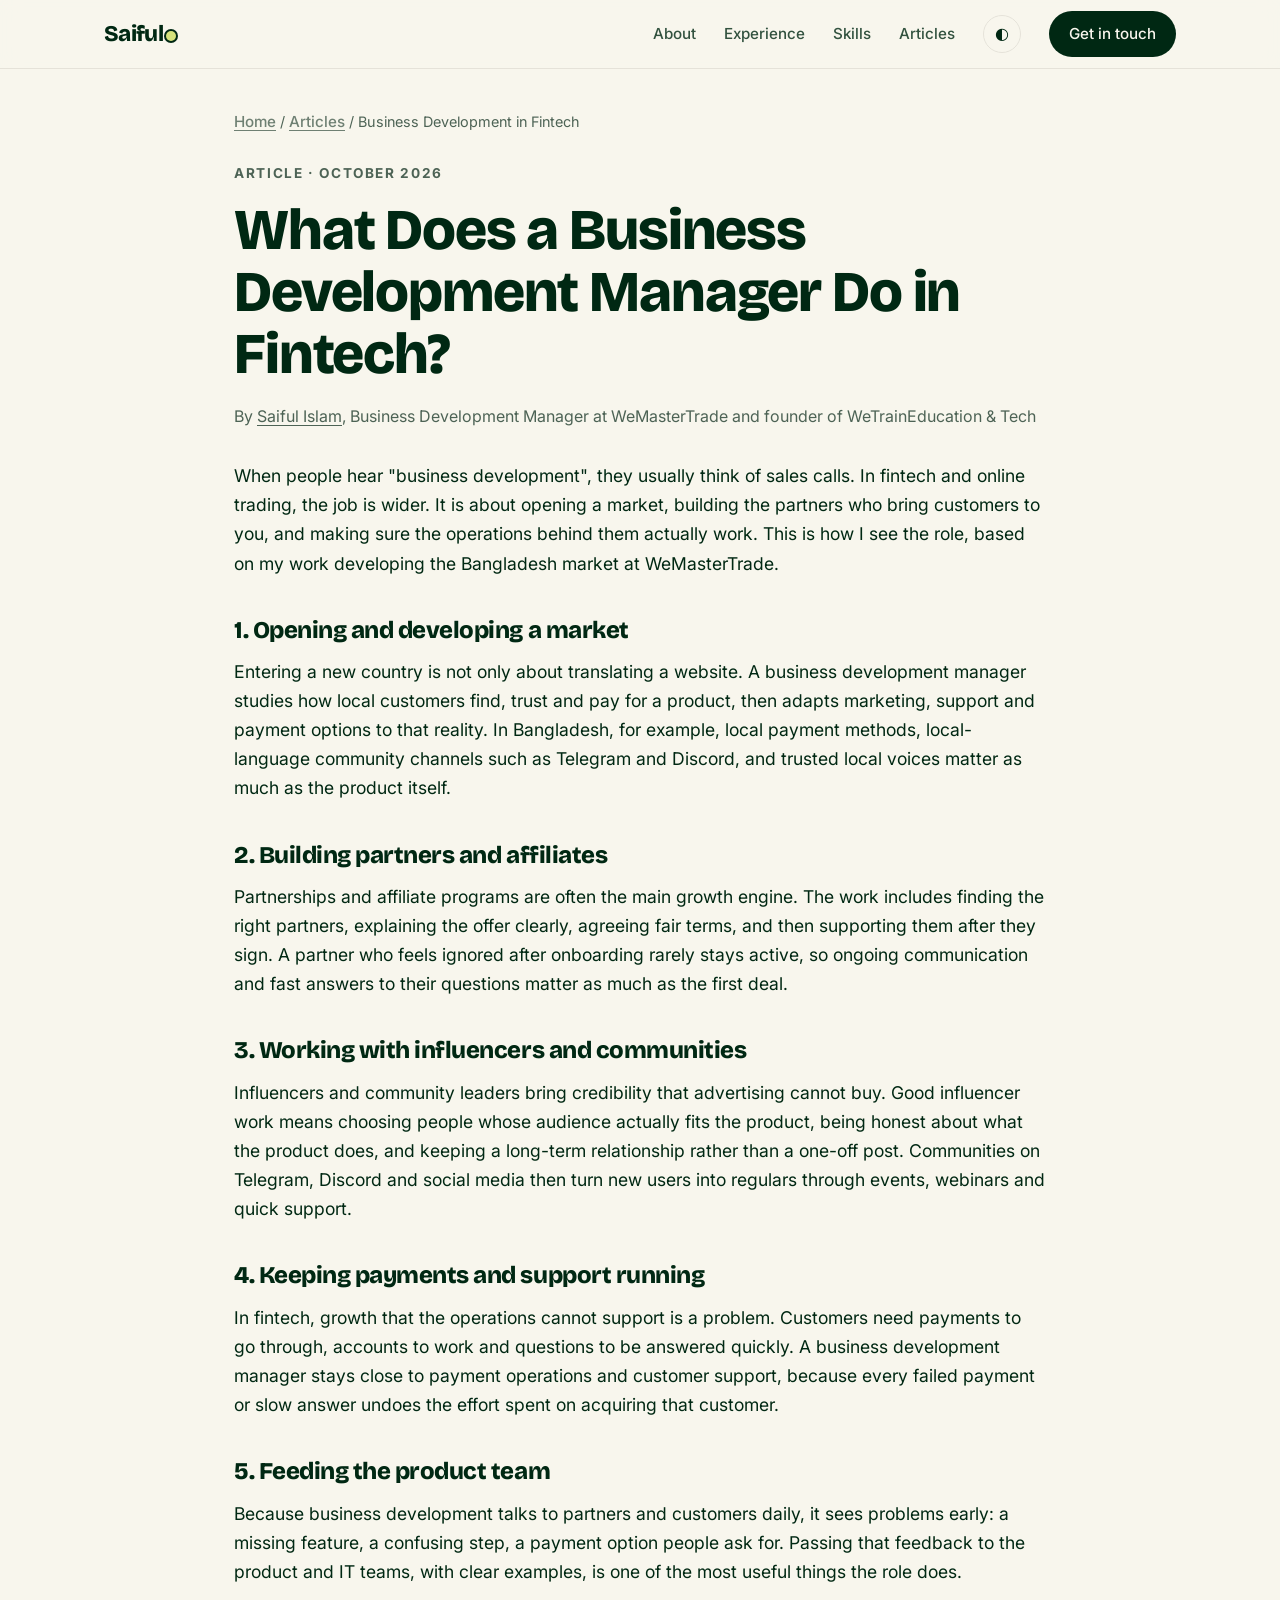
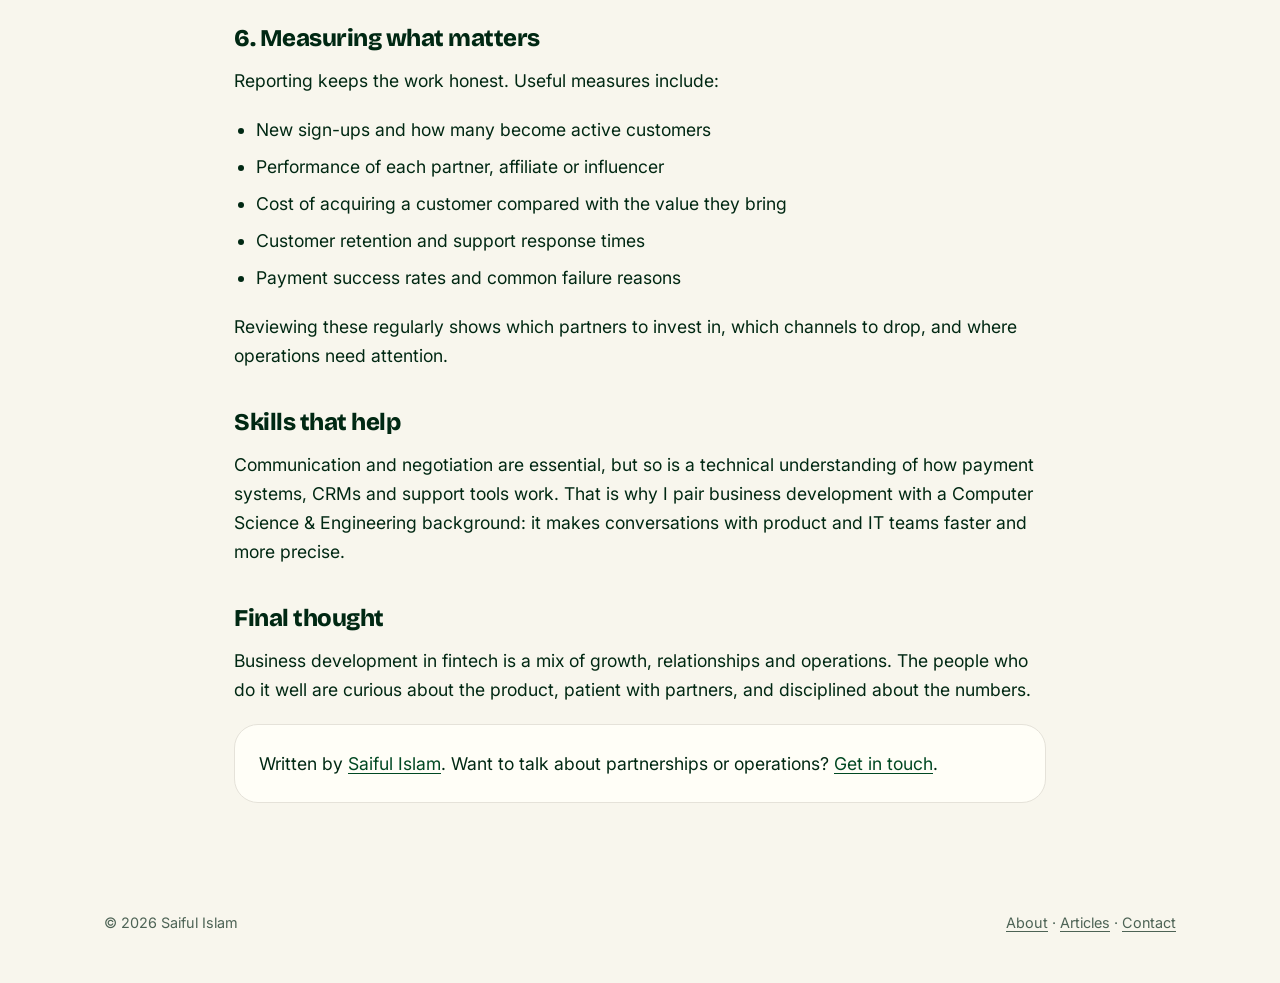
<file: articles/what-does-a-business-development-manager-do-in-fintech/index.html>
<!doctype html>
<html lang="en">
<head>
  <meta charset="utf-8">
  <meta name="viewport" content="width=device-width, initial-scale=1">
  <meta name="theme-color" content="#002813">
  <title>What Does a Business Development Manager Do in Fintech? | Saiful Islam</title>
  <meta name="description" content="A practical look at the work of a business development manager in fintech and trading: partnerships, affiliates, payments, community and the KPIs that matter.">
  <meta name="author" content="Saiful Islam">
  <meta name="robots" content="index, follow, max-image-preview:large">
  <link rel="canonical" href="https://saifulislam.business/articles/what-does-a-business-development-manager-do-in-fintech/">
  <meta property="og:type" content="article">
  <meta property="og:site_name" content="Saiful Islam">
  <meta property="og:title" content="What Does a Business Development Manager Do in Fintech? | Saiful Islam">
  <meta property="og:description" content="A practical look at the work of a business development manager in fintech and trading: partnerships, affiliates, payments, community and the KPIs that matter.">
  <meta property="og:url" content="https://saifulislam.business/articles/what-does-a-business-development-manager-do-in-fintech/">
  <meta property="og:image" content="https://saifulislam.business/images/saiful-islam-share-card.png">
  <meta name="twitter:card" content="summary_large_image">
  <meta name="twitter:site" content="@saifulb410">
  <meta name="twitter:title" content="What Does a Business Development Manager Do in Fintech? | Saiful Islam">
  <meta name="twitter:description" content="A practical look at the work of a business development manager in fintech and trading: partnerships, affiliates, payments, community and the KPIs that matter.">
  <meta name="twitter:image" content="https://saifulislam.business/images/saiful-islam-share-card.png">
  <link rel="icon" href="/favicon.svg" type="image/svg+xml">
  <link rel="icon" href="/favicon-48.png" sizes="48x48" type="image/png">
  <link rel="apple-touch-icon" href="/apple-touch-icon.png">
  <link rel="preconnect" href="https://fonts.googleapis.com">
  <link rel="preconnect" href="https://fonts.gstatic.com" crossorigin>
  <link href="https://fonts.googleapis.com/css2?family=Bricolage+Grotesque:opsz,wght@12..96,600;12..96,800&family=Inter:wght@400;500;600&display=swap" rel="stylesheet">
  <link rel="stylesheet" href="/style.css">
  <meta property="article:published_time" content="2026-10-15">
  <meta property="article:author" content="Saiful Islam">
  <script type="application/ld+json">
{
  "@context": "https://schema.org",
  "@graph": [
    {
      "@type": "Article",
      "@id": "https://saifulislam.business/articles/what-does-a-business-development-manager-do-in-fintech/#article",
      "headline": "What Does a Business Development Manager Do in Fintech?",
      "description": "A practical look at the work of a business development manager in fintech and trading: partnerships, affiliates, payments, community and the KPIs that matter.",
      "datePublished": "2026-10-15",
      "dateModified": "2026-10-15",
      "inLanguage": "en",
      "author": {
        "@id": "https://saifulislam.business/#person"
      },
      "publisher": {
        "@id": "https://saifulislam.business/#person"
      },
      "mainEntityOfPage": "https://saifulislam.business/articles/what-does-a-business-development-manager-do-in-fintech/",
      "image": "https://saifulislam.business/images/saiful-islam-share-card.png",
      "about": [
        "Business development",
        "Fintech",
        "Partnership management",
        "Affiliate management"
      ]
    },
    {
      "@type": "BreadcrumbList",
      "itemListElement": [
        {
          "@type": "ListItem",
          "position": 1,
          "name": "Home",
          "item": "https://saifulislam.business/"
        },
        {
          "@type": "ListItem",
          "position": 2,
          "name": "Articles",
          "item": "https://saifulislam.business/#articles"
        },
        {
          "@type": "ListItem",
          "position": 3,
          "name": "What Does a Business Development Manager Do in Fintech?",
          "item": "https://saifulislam.business/articles/what-does-a-business-development-manager-do-in-fintech/"
        }
      ]
    }
  ]
}
  </script>
</head>
<body>
  <header class="nav">
    <div class="wrap">
      <a class="logo" href="/">Saiful<span></span></a>
      <button class="menu-btn" aria-label="Toggle menu" aria-expanded="false">☰</button>
      <nav id="menu">
        <a href="/about/">About</a>
        <a href="/#experience">Experience</a>
        <a href="/#skills">Skills</a>
        <a href="/#articles">Articles</a>
        <button class="theme-btn" aria-label="Toggle theme">◐</button>
        <a class="nav-cta" href="/#contact">Get in touch</a>
      </nav>
    </div>
  </header>
  <main class="wrap page">
    <nav class="crumbs" aria-label="Breadcrumb"><a href="/">Home</a> / <a href="/#articles">Articles</a> / Business Development in Fintech</nav>
    <p class="eyebrow">Article · October 2026</p>
    <h1 class="page-title">What Does a Business Development Manager Do in Fintech?</h1>
    <p class="byline">By <a href="/about/">Saiful Islam</a>, Business Development Manager at WeMasterTrade and founder of WeTrainEducation &amp; Tech</p>
    <article class="prose article">
      <p>When people hear "business development", they usually think of sales calls. In fintech and online trading, the job is wider. It is about opening a market, building the partners who bring customers to you, and making sure the operations behind them actually work. This is how I see the role, based on my work developing the Bangladesh market at WeMasterTrade.</p>

      <h2>1. Opening and developing a market</h2>
      <p>Entering a new country is not only about translating a website. A business development manager studies how local customers find, trust and pay for a product, then adapts marketing, support and payment options to that reality. In Bangladesh, for example, local payment methods, local-language community channels such as Telegram and Discord, and trusted local voices matter as much as the product itself.</p>

      <h2>2. Building partners and affiliates</h2>
      <p>Partnerships and affiliate programs are often the main growth engine. The work includes finding the right partners, explaining the offer clearly, agreeing fair terms, and then supporting them after they sign. A partner who feels ignored after onboarding rarely stays active, so ongoing communication and fast answers to their questions matter as much as the first deal.</p>

      <h2>3. Working with influencers and communities</h2>
      <p>Influencers and community leaders bring credibility that advertising cannot buy. Good influencer work means choosing people whose audience actually fits the product, being honest about what the product does, and keeping a long-term relationship rather than a one-off post. Communities on Telegram, Discord and social media then turn new users into regulars through events, webinars and quick support.</p>

      <h2>4. Keeping payments and support running</h2>
      <p>In fintech, growth that the operations cannot support is a problem. Customers need payments to go through, accounts to work and questions to be answered quickly. A business development manager stays close to payment operations and customer support, because every failed payment or slow answer undoes the effort spent on acquiring that customer.</p>

      <h2>5. Feeding the product team</h2>
      <p>Because business development talks to partners and customers daily, it sees problems early: a missing feature, a confusing step, a payment option people ask for. Passing that feedback to the product and IT teams, with clear examples, is one of the most useful things the role does.</p>

      <h2>6. Measuring what matters</h2>
      <p>Reporting keeps the work honest. Useful measures include:</p>
      <ul>
        <li>New sign-ups and how many become active customers</li>
        <li>Performance of each partner, affiliate or influencer</li>
        <li>Cost of acquiring a customer compared with the value they bring</li>
        <li>Customer retention and support response times</li>
        <li>Payment success rates and common failure reasons</li>
      </ul>
      <p>Reviewing these regularly shows which partners to invest in, which channels to drop, and where operations need attention.</p>

      <h2>Skills that help</h2>
      <p>Communication and negotiation are essential, but so is a technical understanding of how payment systems, CRMs and support tools work. That is why I pair business development with a Computer Science &amp; Engineering background: it makes conversations with product and IT teams faster and more precise.</p>

      <h2>Final thought</h2>
      <p>Business development in fintech is a mix of growth, relationships and operations. The people who do it well are curious about the product, patient with partners, and disciplined about the numbers.</p>

      <p class="author-box">Written by <a href="/about/">Saiful Islam</a>. Want to talk about partnerships or operations? <a href="/#contact">Get in touch</a>.</p>
    </article>
  </main>
  <footer>
    <div class="wrap">
      <span>© <span id="year"></span> Saiful Islam</span>
      <span><a href="/about/">About</a> · <a href="/#articles">Articles</a> · <a href="/#contact">Contact</a></span>
    </div>
  </footer>
  <script src="/script.js"></script>
</body>
</html>
</file>
<file: style.css>
:root {
  --cream: #f8f6ed;
  --paper: #fffef7;
  --green: #002813;
  --green-2: #004822;
  --lime: #d5e27b;
  --blush: #e7b7af;
  --ink: #002813;
  --muted: #4d6355;
  --line: #e5e2d9;
  --bg: var(--cream);
  --surface: var(--paper);
  --radius: 24px;
  --display: "Bricolage Grotesque", system-ui, sans-serif;
  --body: "Inter", system-ui, -apple-system, "Segoe UI", sans-serif;
}
:root[data-theme="dark"] {
  --bg: #00180b;
  --surface: #002813;
  --ink: #f8f6ed;
  --muted: #a9bdb0;
  --line: #0d3d22;
}
* { box-sizing: border-box; }
html { scroll-behavior: smooth; }
body {
  margin: 0;
  font-family: var(--body);
  background: var(--bg);
  color: var(--ink);
  line-height: 1.65;
  -webkit-font-smoothing: antialiased;
}
h1, h2, h3 { font-family: var(--display); line-height: 1.08; letter-spacing: -0.02em; margin: 0; }
a { color: inherit; }
.wrap { max-width: 1120px; margin: 0 auto; padding: 0 24px; }

/* nav */
.nav {
  position: sticky; top: 0; z-index: 20;
  background: color-mix(in srgb, var(--bg) 88%, transparent);
  backdrop-filter: blur(10px);
  border-bottom: 1px solid var(--line);
}
.nav .wrap { display: flex; align-items: center; justify-content: space-between; height: 68px; }
.logo { font-family: var(--display); font-weight: 800; font-size: 1.4rem; text-decoration: none; letter-spacing: -0.03em; }
.logo span { display: inline-block; width: 10px; height: 10px; border-radius: 50%; background: var(--lime); margin-left: 3px; box-shadow: 0 0 0 2px var(--green); }
nav { display: flex; align-items: center; gap: 28px; }
nav a { text-decoration: none; font-weight: 500; font-size: .95rem; opacity: .8; }
nav a:hover { opacity: 1; }
nav a.nav-cta { opacity: 1; background: var(--green); color: var(--cream); padding: 10px 20px; border-radius: 999px; }
:root[data-theme="dark"] nav a.nav-cta { background: var(--lime); color: var(--green); }
.theme-btn, .menu-btn {
  background: none; border: 1px solid var(--line); color: var(--ink);
  border-radius: 999px; width: 38px; height: 38px; cursor: pointer; font-size: 1rem;
}
.menu-btn { display: none; }

/* buttons */
.btn {
  display: inline-flex; align-items: center; gap: 8px;
  padding: 15px 28px; border-radius: 999px; font-weight: 600; text-decoration: none;
  border: 2px solid transparent; transition: transform .15s, background .15s;
}
.btn:hover { transform: translateY(-2px); }
.btn.lime { background: var(--lime); color: var(--green); }
.btn.ghost { border-color: rgba(248,246,237,.4); color: var(--cream); }
.btn.dark { background: var(--green); color: var(--cream); }

/* hero */
.hero { padding: 28px 0 0; }
.hero-panel {
  background: var(--green); color: var(--cream);
  border-radius: 40px; padding: 88px 64px 72px;
  position: relative; overflow: hidden;
}
.hero-panel::after {
  content: ""; position: absolute; right: -120px; top: -120px;
  width: 420px; height: 420px; border-radius: 50%;
  background: radial-gradient(circle, var(--green-2) 0%, transparent 70%);
}
.badge {
  display: inline-block; padding: 6px 16px; border-radius: 999px;
  background: rgba(213,226,123,.15); color: var(--lime);
  font-size: .85rem; font-weight: 600; margin-bottom: 28px;
}
.hero-panel { display: grid; grid-template-columns: 1.4fr 1fr; gap: 48px; align-items: center; }
.hero-text { position: relative; z-index: 1; }
.hero-photo {
  position: relative; z-index: 1; width: 100%; height: auto; max-height: 560px;
  object-fit: cover; object-position: top; border-radius: 28px;
  border: 1px solid rgba(213,226,123,.25);
}
.hero h1 { font-size: clamp(2.4rem, 5.5vw, 4.6rem); font-weight: 800; max-width: 900px; position: relative; z-index: 1; }
.hero h1 em { font-style: normal; color: var(--lime); }
.hero p.lead { max-width: 580px; margin: 28px 0 36px; font-size: 1.2rem; color: rgba(248,246,237,.8); position: relative; z-index: 1; }
.cta { display: flex; gap: 14px; flex-wrap: wrap; position: relative; z-index: 1; }

.focus-row { display: grid; grid-template-columns: repeat(4, 1fr); gap: 16px; margin-top: 16px; }
.focus {
  border-radius: 28px; padding: 24px; min-height: 130px;
  display: flex; flex-direction: column; justify-content: space-between;
  color: var(--green);
}
.focus strong { font-family: var(--display); font-size: 1.35rem; line-height: 1.15; }
.focus span { font-size: .85rem; opacity: .7; }
.f1 { background: var(--lime); } .f2 { background: var(--blush); }
.f3 { background: var(--paper); border: 1px solid var(--line); }
.f4 { background: #cfd9c9; }

/* sections */
section { padding: 104px 0 0; }
.eyebrow { font-size: .85rem; font-weight: 700; letter-spacing: .12em; text-transform: uppercase; color: var(--muted); margin: 0 0 14px; }
h2 { font-size: clamp(2rem, 4.5vw, 3.4rem); font-weight: 800; max-width: 760px; }
.section-intro { color: var(--muted); max-width: 640px; font-size: 1.1rem; margin: 18px 0 0; }

.about-grid { display: grid; grid-template-columns: 1.2fr 1fr; gap: 56px; margin-top: 8px; }
.about-grid p { font-size: 1.15rem; margin: 0 0 18px; }
.about-card {
  background: var(--surface); border: 1px solid var(--line); border-radius: var(--radius); padding: 32px;
}
.about-card h3 { font-size: 1.2rem; margin-bottom: 14px; }
.about-card ul { list-style: none; padding: 0; margin: 0; }
.about-card li { padding: 11px 0; border-top: 1px solid var(--line); color: var(--muted); }
.about-card li:first-child { border-top: 0; }

/* experience */
.timeline { margin-top: 48px; display: grid; gap: 20px; }
.job {
  background: var(--surface); border: 1px solid var(--line); border-radius: var(--radius);
  padding: 36px; display: grid; grid-template-columns: 280px 1fr; gap: 32px;
  transition: transform .2s, box-shadow .2s;
}
.job:hover { transform: translateY(-3px); box-shadow: 0 18px 40px -22px rgba(0,40,19,.35); }
.job h3 { font-size: 1.5rem; }
.job .org { color: var(--green-2); font-weight: 600; margin: 8px 0 0; }
:root[data-theme="dark"] .job .org { color: var(--lime); }
.job .date { color: var(--muted); font-size: .9rem; margin: 6px 0 0; }
.job .org a { text-decoration: underline; text-underline-offset: 3px; }
.job ul { margin: 0; padding-left: 20px; color: var(--muted); }
.job li { margin-bottom: 6px; }
.job li::marker { color: var(--green-2); }

/* skills */
.skill-grid { display: grid; grid-template-columns: repeat(2, 1fr); gap: 20px; margin-top: 48px; }
.skill-box { border-radius: var(--radius); padding: 32px; color: var(--green); }
.skill-box:nth-child(1) { background: var(--lime); }
.skill-box:nth-child(2) { background: var(--blush); }
.skill-box:nth-child(3) { background: #cfd9c9; }
.skill-box:nth-child(4) { background: var(--paper); border: 1px solid var(--line); }
.skill-box h3 { font-size: 1.4rem; margin-bottom: 18px; }
.chips { list-style: none; padding: 0; margin: 0; display: flex; flex-wrap: wrap; gap: 8px; }
.chips li { padding: 7px 15px; border-radius: 999px; background: rgba(255,254,247,.65); font-size: .92rem; font-weight: 500; }
.skill-box:nth-child(4) .chips li { background: var(--cream); border: 1px solid var(--line); }

/* education */
.edu { margin-top: 40px; background: var(--surface); border: 1px solid var(--line); border-radius: var(--radius); padding: 36px; }
.edu + .edu { margin-top: 20px; }
.edu .org a { text-decoration: underline; text-underline-offset: 3px; }
.edu h3 { font-size: 1.6rem; }
.edu .org { color: var(--green-2); font-weight: 600; margin: 8px 0; }
:root[data-theme="dark"] .edu .org { color: var(--lime); }
.edu p { margin: 4px 0; color: var(--muted); }

/* contact */
.contact-panel {
  background: var(--green); color: var(--cream); border-radius: 40px;
  padding: 80px 64px; text-align: center; margin-top: 0;
}
.contact-panel h2 { margin: 0 auto 18px; color: var(--cream); }
.contact-panel h2 em { font-style: normal; color: var(--lime); }
.contact-panel p { color: rgba(248,246,237,.78); max-width: 520px; margin: 0 auto 32px; font-size: 1.1rem; }
.contact-panel .cta { justify-content: center; }

.social-links { list-style: none; padding: 0; margin: 36px 0 0; display: flex; justify-content: center; flex-wrap: wrap; gap: 10px; }
.social-links a {
  display: inline-block; padding: 8px 18px; border-radius: 999px; text-decoration: none; font-size: .95rem;
  background: rgba(248,246,237,.1); color: var(--cream);
}
.social-links a:hover { background: var(--lime); color: var(--green); }
footer { padding: 48px 0; color: var(--muted); font-size: .9rem; }
footer .wrap { display: flex; justify-content: space-between; flex-wrap: wrap; gap: 12px; }

/* hero cutout */
.cutout-wrap { position: relative; z-index: 1; display: flex; justify-content: center; align-items: flex-end; align-self: end; }
.cutout-circle { position: absolute; top: -24px; left: 50%; transform: translateX(-50%); width: min(400px, 92%); aspect-ratio: 1; border-radius: 50%; background: var(--lime); }
.hero-photo.cutout { border: 0; border-radius: 0 0 28px 28px; max-height: 600px; object-fit: contain; position: relative; width: auto; max-width: 100%; }
.hero-panel { padding-bottom: 0; }
.hero-text { padding-bottom: 72px; }
.about-grid { margin-top: 24px; }
.chips li { border-radius: 18px; }

/* accessibility */
a:focus-visible, button:focus-visible { outline: 3px solid var(--lime); outline-offset: 3px; border-radius: 8px; }
.skill-box a:focus-visible, .about-card a:focus-visible { outline-color: var(--green-2); }
@media (prefers-reduced-motion: reduce) {
  * { transition: none !important; scroll-behavior: auto !important; }
}

/* large screens */
@media (min-width: 1440px) {
  .wrap { max-width: 1280px; }
  .hero-panel { padding-left: 88px; padding-right: 88px; }
  body { font-size: 1.05rem; }
}
@media (min-width: 1900px) {
  .wrap { max-width: 1440px; }
  body { font-size: 1.15rem; }
}

/* tablets and below */
@media (max-width: 900px) {
  .hero-panel { padding: 48px 28px 0; border-radius: 32px; gap: 28px; }
  .hero h1 { font-size: clamp(2rem, 6.2vw, 3.4rem); overflow-wrap: anywhere; }
  .hero-text, .hero-photo { min-width: 0; max-width: 100%; }
  .hero-text { padding-bottom: 48px; }
  .hero-photo.cutout { max-height: 460px; }
  .focus-row { grid-template-columns: repeat(2, 1fr); }
  .about-grid, .job { grid-template-columns: 1fr; gap: 20px; }
  .skill-grid { grid-template-columns: 1fr; }
  .contact-panel { padding: 56px 24px; border-radius: 32px; }
  section { padding-top: 72px; }
}

/* phones */
@media (max-width: 720px) {
  .hero-panel { grid-template-columns: minmax(0, 1fr); padding: 40px 24px 0; }
  .hero h1 { font-size: clamp(2rem, 9vw, 3.4rem); }
  .hero-text { padding-bottom: 0; }
  .theme-btn, .menu-btn { width: 44px; height: 44px; }
  .menu-btn { display: block; }
  nav {
    display: none; position: absolute; top: 68px; left: 0; right: 0;
    flex-direction: column; align-items: flex-start; gap: 18px;
    padding: 20px 24px; background: var(--bg); border-bottom: 1px solid var(--line);
  }
  nav a { padding: 4px 0; }
  nav.open { display: flex; }
  .btn { padding: 14px 24px; }
}
@media (max-width: 480px) {
  .wrap { padding: 0 16px; }
  .focus-row { grid-template-columns: 1fr; }
  .job, .edu, .about-card, .skill-box { padding: 24px; }
  .hero-panel { padding: 32px 20px 0; border-radius: 28px; }
  .contact-panel { padding: 44px 20px; border-radius: 28px; }
  .cta .btn { width: 100%; justify-content: center; }
  .contact-panel .btn { font-size: .84rem; padding: 14px 12px; overflow-wrap: normal; text-align: center; }
  section { padding-top: 60px; }
}
@media (max-width: 360px) {
  .hero h1 { font-size: 1.9rem; }
  .logo { font-size: 1.2rem; }
}

.hero-name { color: var(--lime); font-weight: 600; font-size: .95rem; letter-spacing: .02em; margin: 0 0 18px; }

/* inner pages */
.page { padding-top: 40px; padding-bottom: 40px; max-width: 860px; }
.crumbs { display: block; font-size: .9rem; color: var(--muted); margin-bottom: 28px; }
.crumbs a { text-decoration: underline; text-underline-offset: 3px; }
.page-title { font-size: clamp(2.2rem, 6vw, 3.6rem); font-weight: 800; margin: 0 0 18px; }
.byline { color: var(--muted); margin: 0 0 32px; }
.byline a { text-decoration: underline; text-underline-offset: 3px; }
.prose { font-size: 1.1rem; }
.prose p { margin: 0 0 20px; }
.prose h2 { font-size: 1.7rem; margin: 40px 0 14px; }
.prose ul { padding-left: 22px; margin: 0 0 20px; }
.prose li { margin-bottom: 8px; }
.prose a { color: var(--green-2); text-decoration: underline; text-underline-offset: 3px; }
:root[data-theme="dark"] .prose a, :root[data-theme="dark"] .crumbs a, :root[data-theme="dark"] .link-list a { color: var(--lime); }
.lead-dark { font-size: 1.25rem; }
.about-hero { display: grid; grid-template-columns: 220px 1fr; gap: 36px; align-items: start; margin-bottom: 8px; }
.about-photo { width: 220px; height: 220px; object-fit: cover; border-radius: 28px; }
.block { padding-top: 56px; }
.block h2 { font-size: 1.8rem; margin-bottom: 18px; }
.timeline-list { list-style: none; padding: 0; margin: 0; border-left: 3px solid var(--lime); }
.timeline-list li { padding: 0 0 22px 22px; position: relative; display: flex; flex-direction: column; }
.timeline-list li::before { content: ""; position: absolute; left: -9px; top: 6px; width: 15px; height: 15px; border-radius: 50%; background: var(--green); border: 3px solid var(--lime); }
.timeline-list span { color: var(--muted); }
.chips.plain li { background: var(--surface); border: 1px solid var(--line); }
.link-list { list-style: none; padding: 0; margin: 0; display: grid; gap: 10px; }
.link-list a { text-decoration: underline; text-underline-offset: 3px; color: var(--green-2); font-weight: 500; }
.author-box { margin-top: 48px; padding: 24px; border-radius: var(--radius); background: var(--surface); border: 1px solid var(--line); }
.article h2 { font-size: 1.5rem; }

/* home: articles + faq */
.article-list { margin-top: 36px; display: grid; grid-template-columns: repeat(auto-fit, minmax(280px, 1fr)); gap: 20px; }
.article-card {
  display: flex; flex-direction: column; gap: 10px; text-decoration: none;
  background: var(--surface); border: 1px solid var(--line); border-radius: var(--radius); padding: 30px;
  transition: transform .2s, box-shadow .2s;
}
.article-card:hover { transform: translateY(-3px); box-shadow: 0 18px 40px -22px rgba(0,40,19,.35); }
.article-card h3 { font-size: 1.4rem; }
.article-card p { margin: 0; color: var(--muted); }
.article-card .tag { font-size: .8rem; font-weight: 700; letter-spacing: .1em; text-transform: uppercase; color: var(--muted); }
.article-card .more { margin-top: 6px; font-weight: 600; color: var(--green-2); }
:root[data-theme="dark"] .article-card .more { color: var(--lime); }
.faq { margin-top: 36px; display: grid; gap: 12px; }
.faq details { background: var(--surface); border: 1px solid var(--line); border-radius: 18px; padding: 18px 24px; }
.faq summary { cursor: pointer; font-family: var(--display); font-weight: 700; font-size: 1.15rem; list-style: none; display: flex; justify-content: space-between; gap: 16px; }
.faq summary::-webkit-details-marker { display: none; }
.faq summary::after { content: "+"; font-size: 1.4rem; line-height: 1; color: var(--green-2); }
.faq details[open] summary::after { content: "–"; }
.faq details p { margin: 12px 0 0; color: var(--muted); }
footer a { text-decoration: underline; text-underline-offset: 3px; }
@media (max-width: 720px) {
  .about-hero { grid-template-columns: 1fr; }
  .about-photo { width: 160px; height: 160px; }
  .block { padding-top: 40px; }
}
</file>
